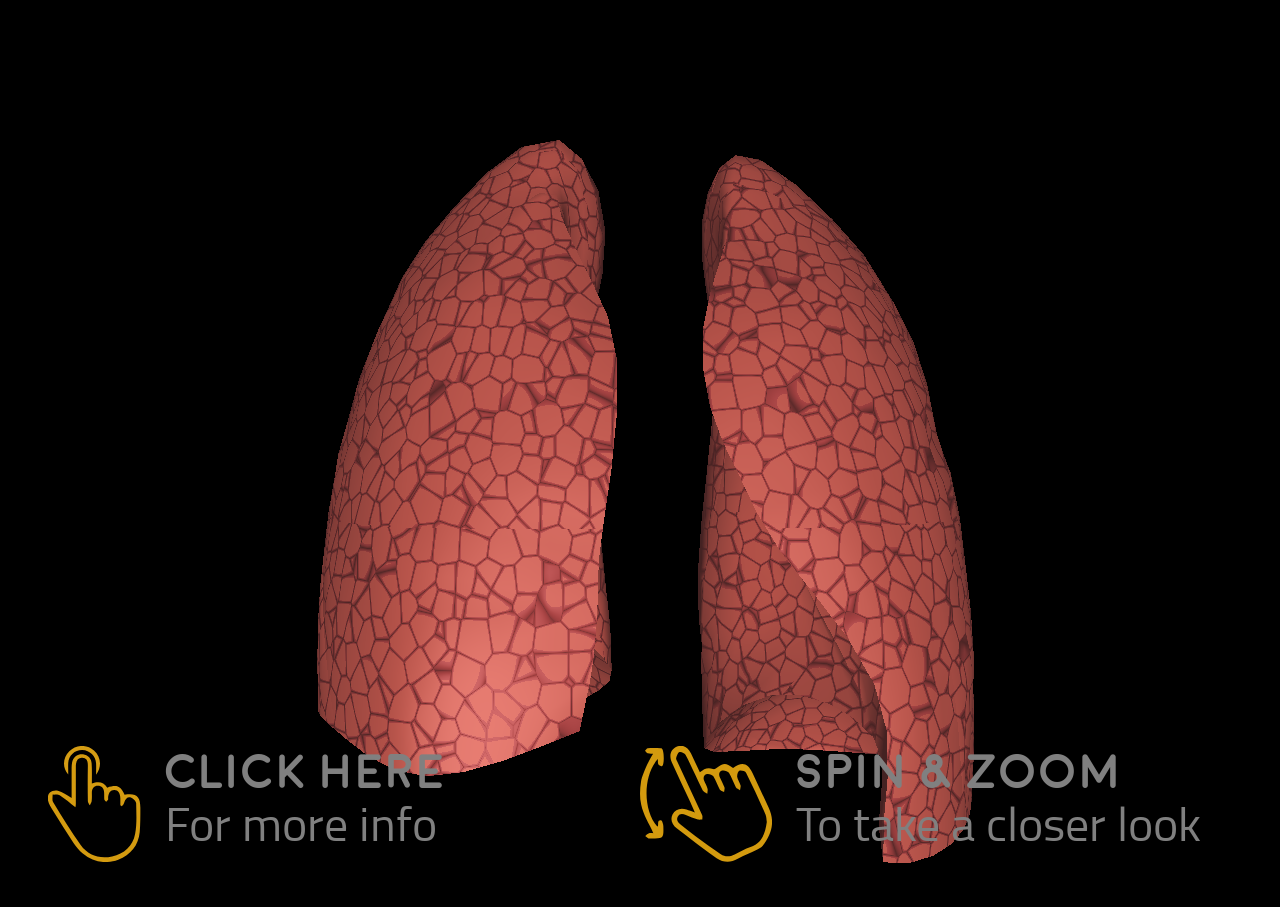
<file: index.html>
<!DOCTYPE html>
<html lang="en">
<head>
	<title>MedTech CORE - Lung Simulation</title>
	<meta charset="utf-8">
	<meta name="viewport" content="width=device-width,user-scalable=no,minimum-scale=1.0,maximum-scale=1.0">
	<meta property="og:url" content="https://sites.bioeng.auckland.ac.nz/medtech/lung/">
	<meta property="og:type" content="website">
	<meta property="og:title" content="Personalised Lung Estimation and Visualisation.">
	<meta property="og:description" content="Using parameters from an individual estimate the state of the lung and provide a 3D visualisation representative of the individual.">
	<meta property="og:image" content="images/lungapp.jpg">
	<link rel="stylesheet" href="css/style.css">
    <link rel="icon" type="image/x-icon" href="favicon.ico">
</head>
<body data-page="" data-severity="">
	<div id="renderer"></div>
	<div id="pages"></div>
	<div id="top-buttons">
		<a id="play" class="nav-button"></a>
		<a id="information" class="nav-button">Less information</a>
	</div>
	<!--<div id="branding">
		<img id="logo-turanga" src="images/turanga_banner_0_transparent.png">
		<img id="logo-medtech" src="images/MedTech CoRE Logo.png">
	</div>-->
	<div id="navigation">
		<a class="breathing" href="#/breathing"></a>
		<a class="asthma" href="#/asthma"></a>
		<a class="smoking" href="#/smoking"></a>
	</div>
	<div id="loader">
		<div class="spinner"></div>
		<p>Loading</p>
	</div>
	<script src="lib/pako_inflate.min.js"></script>
	<script src="lib/zinc-0.29.5.min.js"></script>
	<script src="lib/svg-2.7.1.min.js"></script>
	<script src="js/webgl_check.js"></script>
	<script src="js/globals.js"></script>
	<script src="js/graphs.js"></script>
	<script src="js/scene.js"></script>
	<script src="js/main.js"></script>
	<script src="js/controls.js"></script>
    <script src="js/charts.js"></script>
</body>
</html>
</file>
<file: css/style.css>
@font-face {
	font-family: 'Moon';
	src: url('fonts/MoonBold.woff2') format('woff2'),
		 url('fonts/MoonBold.woff') format('woff');
	font-weight: bold;
	font-style: normal;
	font-display: block;
}

@font-face {
	font-family: 'Moon';
	src: url('fonts/MoonLight.woff2') format('woff2'),
		 url('fonts/MoonLight.woff') format('woff');
	font-weight: normal;
	font-style: normal;
	font-display: block;
}

@font-face {
	font-family: 'Titillium';
	src: url('fonts/Titillium-Bold.woff2') format('woff2'),
		 url('fonts/Titillium-Bold.woff') format('woff');
	font-weight: bold;
	font-style: normal;
	font-display: block;
}

@font-face {
	font-family: 'Titillium';
	src: url('fonts/Titillium-Regular.woff2') format('woff2'),
		 url('fonts/Titillium-Regular.woff') format('woff');
	font-weight: normal;
	font-style: normal;
	font-display: block;
}

* {
	box-sizing: border-box;
}

html, body {
	pointer-events: none;
	/*user-select: none;*/

	position: relative;
	z-index: -2;
	margin: 0;
	padding: 0;
	height: 100%;
	overflow: hidden;

	background: black;
	color: white;
	font-family: Titillium, sans-serif;
	font-size: min(1.7vw, 18pt);
}

h1, h2, h3, h4, h5, h6 {
	font-family: Moon, sans-serif;
}

h1 {
	margin: 0;
	color: #00FBE8;
	font-size: 278%;
}

h2 {
	margin-top: 0;
	color: #00FBE8;
	font-size: 111%;
}

header, footer, section, nav, article, aside {
	padding: 0;
	margin: 0;
}

a,
.clickable {
	cursor: pointer;
	pointer-events: auto;
}

a > img {
	display: inline-block;
}

/* Loading spinner */
#loader {
	position: absolute;
	top: 50%;
	left: 50%;
	margin-left: -5vw;
	margin-top: -5vw;
	overflow: hidden;

	visibility: hidden;
	opacity: 0;
	transition: visibility 0s .2s, opacity .2s linear;
}

#loader.loading {
	visibility: visible;
	opacity: 1;
	transition: opacity .2s linear;
}

#loader .spinner {
	border: 1vw solid #202020;
    border-top: 1vw solid #00FBE8;
    border-radius: 50%;
    width: 10vw;
    height: 10vw;
    animation: spin 1.5s linear infinite;
}

#loader p {
	position: absolute;
	top:50%;
	margin:0;
	width: 100%;
	text-align:center;
	transform: translateY(-50%);
}

@keyframes spin {
    0% { transform: rotate(0deg); }
    100% { transform: rotate(360deg); }
}

/* Pages */
#pages {
	position: absolute;
	width: 100%;
	height: 100%;
	pointer-events: none;
}

/* Elements */
#branding {
	position: absolute;
	bottom: 0;
	background: white;
	width: 204px;
	padding: 2px;
	font-size: 0; /* hack to remove whitespace */
}

#logo-turanga,
#logo-medtech {
	width: 100px;
}

#navigation {
	position: absolute;
	right: 1vw;
	bottom: 1vw;

	display: flex;
}

#navigation > a {
	background-size: 100% 100%;
	background-repeat: no-repeat;
	cursor: pointer;
	width: 8vw;
	height: 8vw;
}

#navigation > a.breathing {
	background-image: url(images/breathing.svg);
}

#navigation > a.asthma {
	background-image: url(images/asthma.svg);
}

#navigation > a.smoking {
	background-image: url(images/smoking.svg);
}

#top-buttons {
	position: absolute;
	top: 1vw;
	left: 0;
	right: 0;
	margin: 0 auto;
	width: 30vw;

	display: flex;
	align-items: center;
}

#play {
	background-image: url(images/play.svg);
}

#play.playing {
	background-image: url(images/pause.svg);
}

#information {
	background-image: url(images/information.svg);
}

#renderer {
	pointer-events: auto;
	position: absolute;
	width: 100%;
	height: 100%;
	z-index: -1;
}

article {
	visibility: visible;
	opacity: 1;
	transition: opacity .2s linear;
}

article.hidden {
	visibility: hidden;
	opacity: 0;
	transition: visibility 0s .2s, opacity .2s linear;
}

article.left {
	position: absolute;
	width: 30vw;
	margin: 1vw;
}

article.right {
	position: absolute;
	right: 0;
	width: 30vw;
	margin: 1vw;
}

.nav-button {
	background-image: url(images/question.svg);
    background-repeat: no-repeat;
	background-position: left center;
	padding-left: 7.5vw;
	height: 6vw;

	display: flex;
	align-items: center;
	text-decoration: none;
	color: white;
}

.control-panel {
	display: flex;
	flex-wrap: wrap;
	justify-content: space-evenly;
}

.control-panel > div {
	width: 7vw;
}

.control-panel > div > p {
	margin-top: 0;
	margin-bottom: 0.5vw;
	text-align: center;
}

.control {
	display: block;
    background-repeat: no-repeat;
	background-size: 100% 100%;
	width: 6vw;
	height: 12vw;
	margin: 0.5vw;
}

#age-control .control {
	background-image: url(images/control_yellow.svg);
}

#height-control .control {
	background-image: url(images/control_green.svg);
	font-size: 80%;
}

#gender-control .control{
	background-image: url(images/control_blue_mf.svg);
}

#fev-control .control{
	background-image: url(images/control_blue.svg);
}

.control div.control-button {
	cursor: pointer;
	pointer-events: auto;
	height: 3vw;
}

.control div.control-value {
	height: 6vw;
	color: #4A4A5B;
    font-size: 80%;

	display: flex;
	align-items: center;
	justify-content: center;
	text-align: center;
}

body[data-page="index"] #top-buttons,
body[data-page="index"] #navigation {
    display: none;
}

#page-index {
	color: grey;
	font-size: 222%;
	white-space: nowrap;
	line-height: 1;
}

#page-index .start {
	position: absolute;
	bottom: 3vw;
	height: 9vw;
	width: 35vw;
    padding-left: 1em;
}

#page-index .info {
	position: absolute;
	right: 0;
	bottom: 3vw;
	height: 9vw;
	width: 50vw;
}

#page-index strong {
	font-family: Moon;
}

#page-index a {
	text-decoration: none;
	color: grey;
}

#page-index img {
	float: left;
	height: 100%;
	padding-right: 0.5em;
}

#asthma-conditions,
#smoking-packs {
	position: absolute;
	bottom: 5vw;
	width: 100%;

	display: flex;
	justify-content: center;
    font-size: min(1.5vw,100%);
}

#smoking-packs {
    bottom: 2vw;
}

.button,
#asthma-conditions > a,
#smoking-packs > a {
	background-image: url(images/button_grey.svg);
	background-size: 100% 100%;
	background-repeat: no-repeat;
	cursor: pointer;
	width: 6vw;
	height: 6vw;
	margin: 0 0.5vw;
	font-size: 85%;
	line-height: 100%;

	display: flex;
	align-items: center;
	justify-content: center;
	text-align: center;

	text-decoration: none;
	color: white;
}

.button.green,
#asthma-conditions > a.active[data-condition="mild"],
#smoking-packs > a.active[data-condition="mild"] {
	background-image: url(images/button_green.svg);
}

.button.yellow,
#asthma-conditions > a.active[data-condition="moderate"],
#smoking-packs > a.active[data-condition="moderate"] {
	background-image: url(images/button_yellow.svg);
}

.button.pink,
#asthma-conditions > a.active[data-condition="severe"],
#smoking-packs > a.active[data-condition="severe"] {
	background-image: url(images/button_pink.svg);
}

#button-area {
    position: absolute;
    bottom: 8vw;
    width: 100%;
    display: flex;
    justify-content: center;
    font-size: min(1.5vw,100%);
}

#button-area > .button:first-child {
    margin-left: 0;
}

/* Graphs */
.plot svg {
	display: block;
	width: 100%;
	height: 100%;
}

.plot svg .data {
	fill: none;
	stroke: orange;
	stroke-width: 5;
}

.plot svg .background {
	fill: rgba(0,0,0,0.5);
}

.plot svg .axes {
	fill: none;
	stroke: white;
	stroke-width: 2;
	/*shape-rendering: crispEdges;*/
}

.plot svg .xlabel,
.plot svg .ylabel {
	fill: white;
	text-anchor: middle;
    font-size: max(min(1.7vw,12pt),50%);
}

.plot svg .xlabel {
	transform: translate(0, 1em);
}

.plot svg .ylabel {
	transform: rotate(-90deg) translate(0, -0.5em);
}

.plot svg .marker {
	fill: none;
	stroke: red;
	stroke-width: 5;
}

#fev1_plot svg {
    width: 75%;
    height: 75%;
    margin-left: auto;
}

#fev1_plot .normal {
    fill: none;
    stroke: orange;
    stroke-width: 5;
}
#fev1_plot .you {
    fill: none;
    stroke: green;
    stroke-width: 5;
}
#fev1_plot .you-smoking {
    fill: none;
    stroke: red;
    stroke-width: 5;
}
</file>
